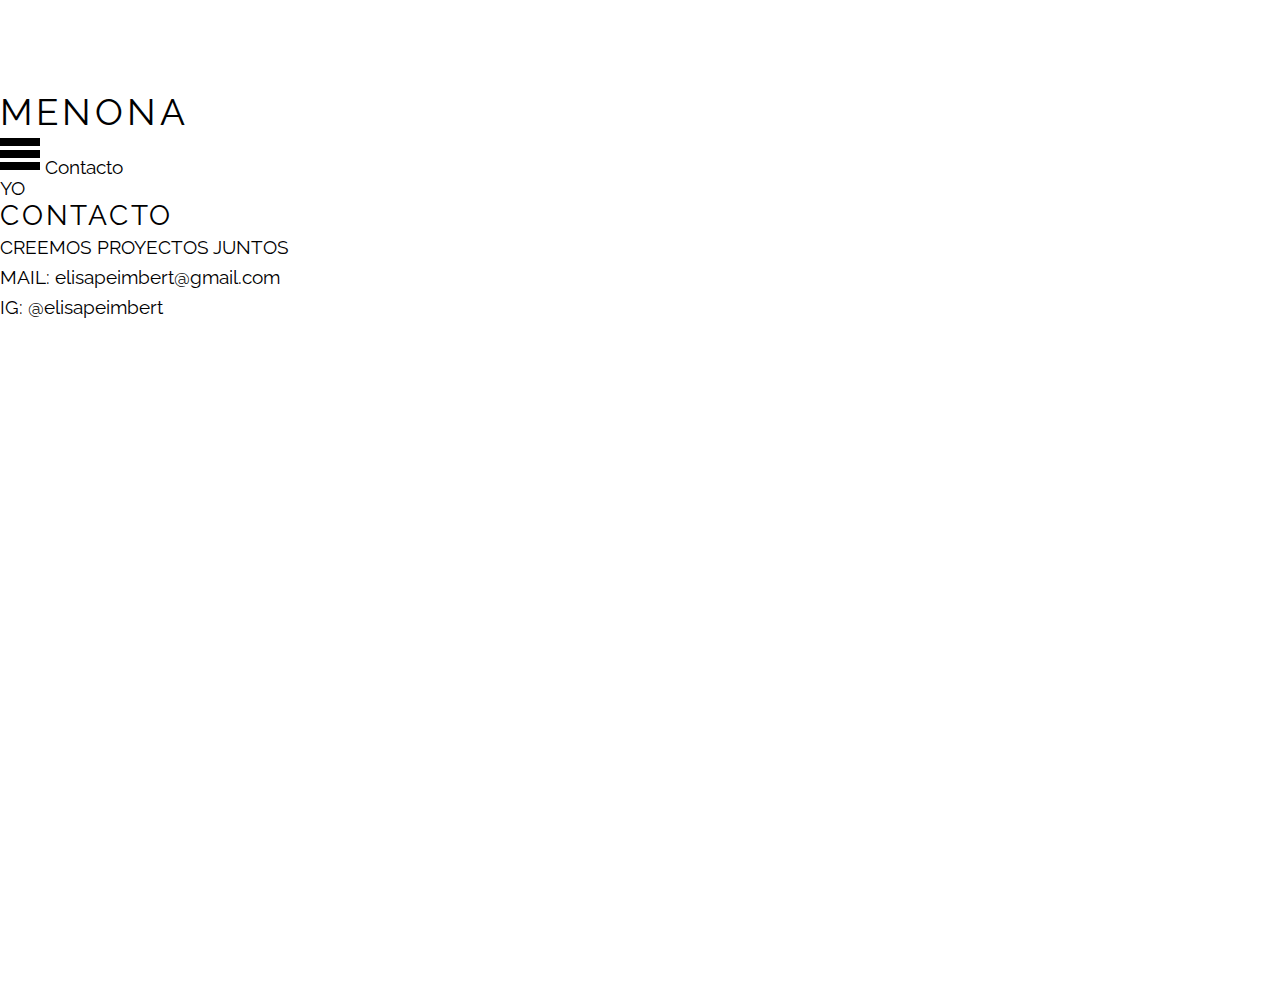
<file: contacto.html>
<!DOCTYPE html>
<html lang="es-MX">
  <head>
    <meta charset="UTF-8" />
    <meta name="viewport" content="width=device-width, initial-scale=1.0" />
    <meta http-equiv="X-UA-Compatible" content="ie=edge" />
    <link
      href="https://fonts.googleapis.com/css?family=Raleway&display=swap"
      rel="stylesheet"
    />
    <link rel="stylesheet" href="css/style.css" />
    <title>MENONA</title>
  </head>
  <body class="site-container contacto">
    <header role="banner">
      <h1 class="site-name">Menona</h1>
    </header>

    <svg class="hamburguesa" viewBox="0 0 100 80" width="40" height="40">
      <rect width="100" height="20"></rect>
      <rect y="30" width="100" height="20"></rect>
      <rect y="60" width="100" height="20"></rect>
    </svg>


          <a href="/contacto.html">
            Contacto
          </a>
        </li>
        <li>
          <a href="/contacto.html">
            YO
          </a>
        </li>
      </ul>
    </nav>
    <div class="contacto-container">
      <div class="contacto-intro">
        <h2>CONTACTO</h2>
        <p>CREEMOS PROYECTOS JUNTOS</p>
      </div>
      <div class="contactoinfo">
        <p>
          MAIL:
          <a href="mailto:elisapeimbert@gmail.com">elisapeimbert@gmail.com</a>
        </p>
        <p>
          IG:
          <a href="https://www.instagram.com/elisapeimbert">@elisapeimbert</a>
        </p>
      </div>
    </div>
  </body>
</html>
</file>
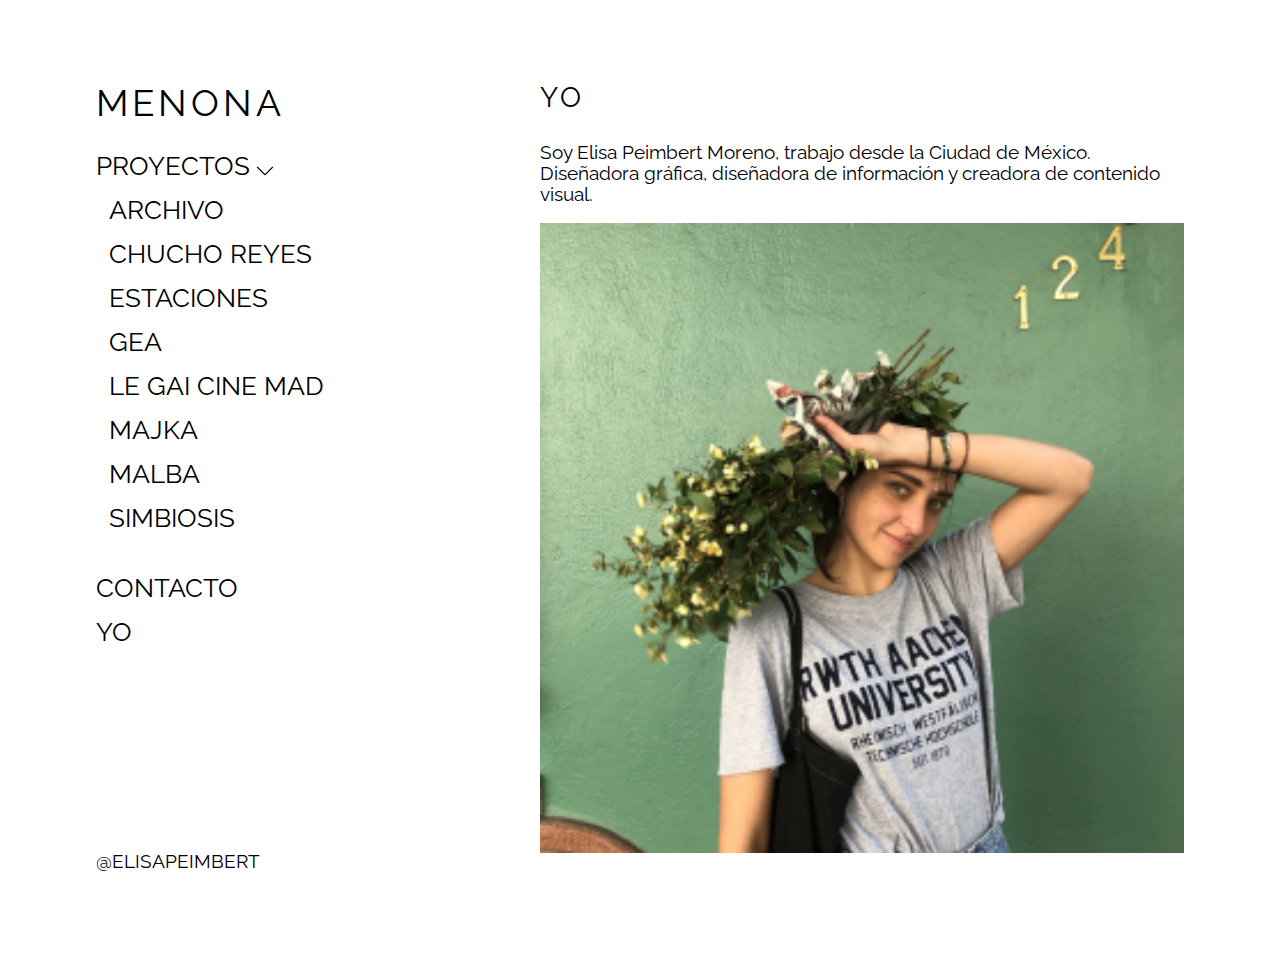
<file: yo.html>
<!DOCTYPE html>
<html lang="es-MX">

<head>
  <meta charset="UTF-8" />
  <meta name="viewport" content="width=device-width, initial-scale=1.0" />
  <meta http-equiv="X-UA-Compatible" content="ie=edge" />
  <link href="https://fonts.googleapis.com/css?family=Raleway&display=swap" rel="stylesheet" />
  <link rel="stylesheet" href="./css/style.css" />
  <title>MENONA | Yo</title>
</head>

<body class="container">
  <header class="header" role="banner">
    <h1>
      <a href="/" rel="home">Menona</a>
    </h1>
    <nav class="nav" role="navigation">
      <div class="nav-icon">
        <span></span>
        <span></span>
        <span></span>
      </div>
      <ul class="menu" hidden>
        <li>
          <a class="link" href="#">
            Proyectos
          </a>
          <ul class="submenu">
            <li>
              <a href="/proyectos/archivo.html">
                ARCHIVO
              </a>
            </li>
            <li>
              <a href="/proyectos/chucho-reyes.html">
                CHUCHO REYES
              </a>
            </li>
            <li>
              <a href="/proyectos/estaciones.html">
                ESTACIONES
              </a>
            </li>
            <li>
              <a href="/proyectos/gea.html">
                GEA
              </a>
            </li>
            <li>
              <a href="/proyectos/les-gai-cinemad.html">
                LE GAI CINE MAD
              </a>
            </li>
            <li>
              <a href="/proyectos/majka.html">
                MAJKA
              </a>
            </li>
            <li>
              <a href="/proyectos/malba.html">
                MALBA
              </a>
            </li>
            <li>
              <a href="/proyectos/simbiosis.html">
                SIMBIOSIS
              </a>
            </li>
          </ul>
        </li>
        <li>
          <a href="contacto.html">
            Contacto
          </a>
        </li>
        <li>
          <a href="yo.html">
            Yo
          </a>
        </li>
      </ul>
      </div>
    </nav>
  </header>
  <main>
    <h2>Yo</h2>
    <p>
      Soy Elisa Peimbert Moreno, trabajo desde la Ciudad de México. Diseñadora
      gráfica, diseñadora de información y creadora de contenido
      visual.
    </p>
    <img class="yo" src="./assets/images/yo.jpg" alt="yo" />
  </main>
  <footer class="footer">
    <a href="http://instagram.com/elisapeimbert" target="_blank">@ELISAPEIMBERT</a>
  </footer>
  <script src="./js/main.js"></script>
</body>

</html>
</file>
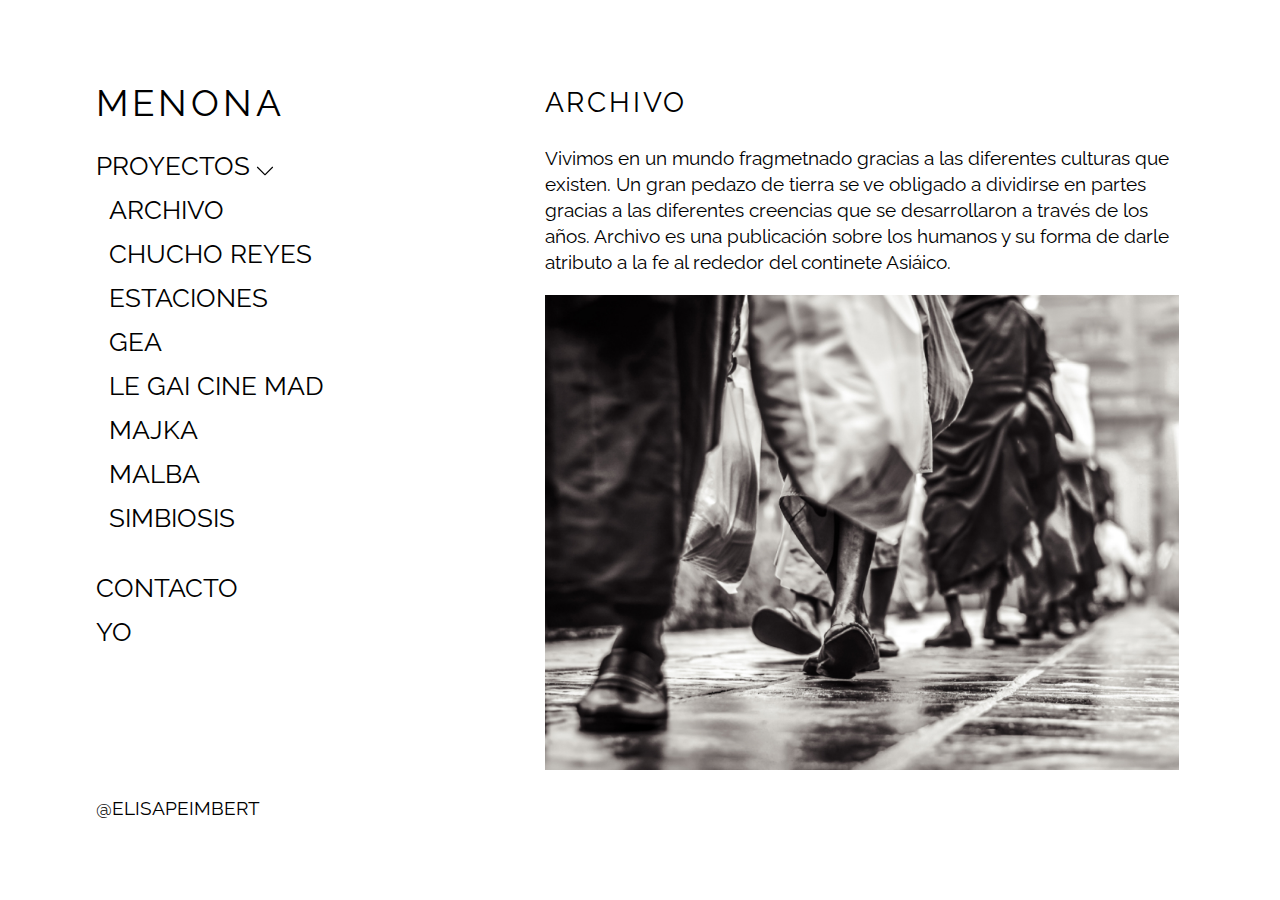
<file: proyectos/archivo.html>
<!DOCTYPE html>
<html lang="es-MX">

<head>
  <meta charset="UTF-8" />
  <meta name="viewport" content="width=device-width, initial-scale=1.0" />
  <meta http-equiv="X-UA-Compatible" content="ie=edge" />
  <link href="https://fonts.googleapis.com/css?family=Raleway&display=swap" rel="stylesheet" />
  <link rel="stylesheet" href="../css/style.css" />
  <title>MENONA | Archivo</title>
</head>

<body class="container">
  <header class="header" role="banner">
    <h1>
      <a href="/" rel="home">Menona</a>
    </h1>
    <nav class="nav" role="navigation">
      <div class="nav-icon">
        <span></span>
        <span></span>
        <span></span>
      </div>
      <ul class="menu" hidden>
        <li>
          <a class="link" href="#">
            Proyectos
          </a>
          <ul class="submenu">
            <li>
              <a href="archivo.html">
                ARCHIVO
              </a>
            </li>
            <li>
              <a href="chucho-reyes.html">
                CHUCHO REYES
              </a>
            </li>
            <li>
              <a href="estaciones.html">
                ESTACIONES
              </a>
            </li>
            <li>
              <a href="gea.html">
                GEA
              </a>
            </li>
            <li>
              <a href="les-gai-cinemad.html">
                LE GAI CINE MAD
              </a>
            </li>
            <li>
              <a href="majka.html">
                MAJKA
              </a>
            </li>
            <li>
              <a href="malba.html">
                MALBA
              </a>
            </li>
            <li>
              <a href="simbiosis.html">
                SIMBIOSIS
              </a>
            </li>
          </ul>
        </li>
        <li>
          <a href="../contacto.html">
            Contacto
          </a>
        </li>
        <li>
          <a href="../yo.html">
            Yo
          </a>
        </li>
      </ul>
      </div>
    </nav>
  </header>
  <main class="proyecto">
    <h2 class="titulo">Archivo</h2>
    <p class="descripcion">
      Vivimos en un mundo fragmetnado gracias a las diferentes culturas que existen. 
      Un gran pedazo de tierra se ve obligado a dividirse en partes gracias 
      a las diferentes creencias que se desarrollaron a través de los años.
      Archivo es una publicación sobre los humanos y su forma de darle atributo a la fe 
      al rededor del continete Asiáico. 
    </p>
    <img class="imagen" src="../assets/images/pies.jpg" alt="imagen" />
  </main>
  <footer class="footer">
    <a href="http://instagram.com/elisapeimbert" target="_blank">@ELISAPEIMBERT</a>
  </footer>
  <script src="../js/main.js"></script>
</body>

</html>
</file>
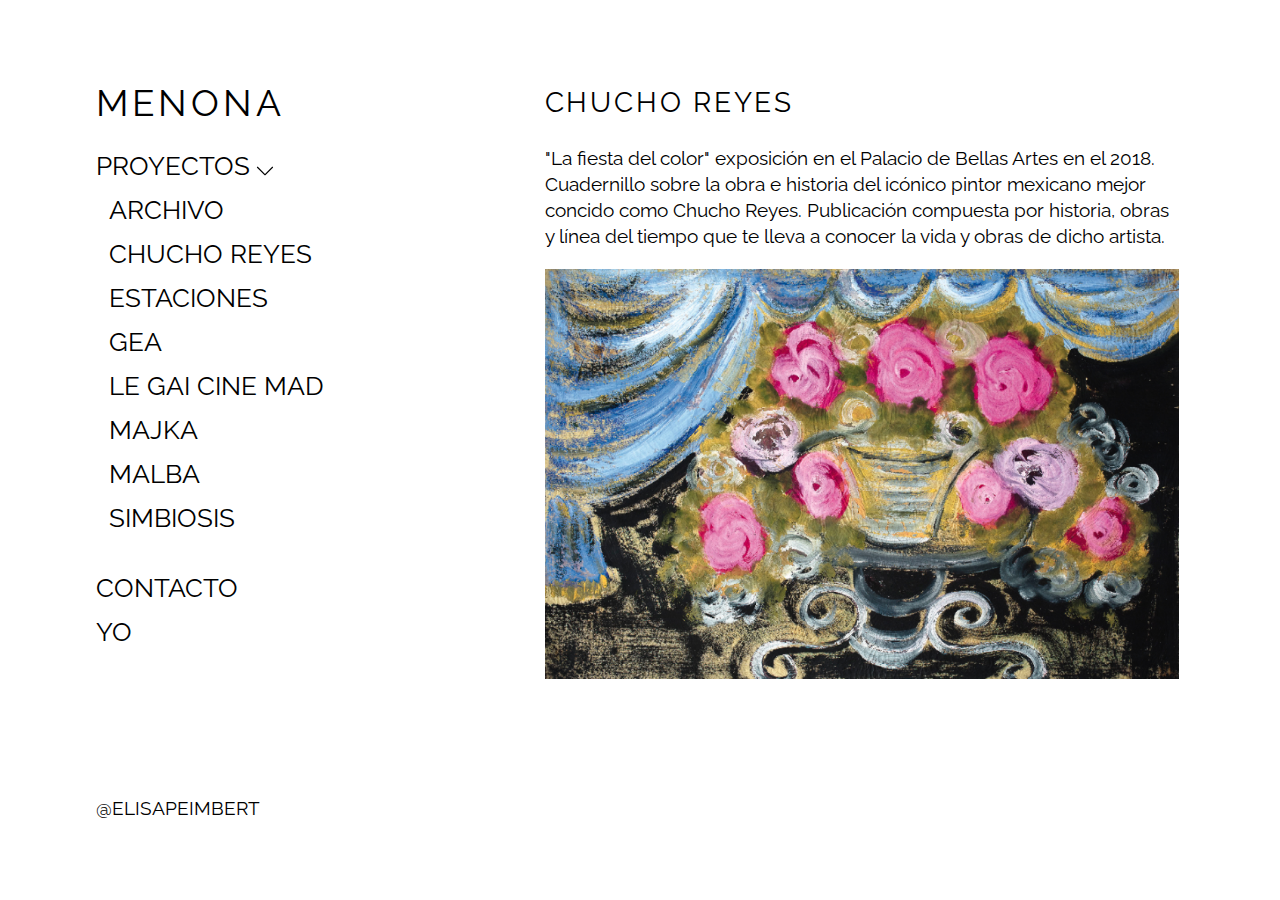
<file: proyectos/chucho-reyes.html>
<!DOCTYPE html>
<html lang="es-MX">

<head>
  <meta charset="UTF-8" />
  <meta name="viewport" content="width=device-width, initial-scale=1.0" />
  <meta http-equiv="X-UA-Compatible" content="ie=edge" />
  <link href="https://fonts.googleapis.com/css?family=Raleway&display=swap" rel="stylesheet" />
  <link rel="stylesheet" href="../css/style.css" />
  <title>MENONA | Chucho Reyes</title>
</head>

<body class="container">
  <header class="header" role="banner">
    <h1>
      <a href="/" rel="home">Menona</a>
    </h1>
    <nav class="nav" role="navigation">
      <div class="nav-icon">
        <span></span>
        <span></span>
        <span></span>
      </div>
      <ul class="menu" hidden>
        <li>
          <a class="link" href="#">
            Proyectos
          </a>
          <ul class="submenu">
            <li>
              <a href="archivo.html">
                ARCHIVO
              </a>
            </li>
            <li>
              <a href="chucho-reyes.html">
                CHUCHO REYES
              </a>
            </li>
            <li>
              <a href="estaciones.html">
                ESTACIONES
              </a>
            </li>
            <li>
              <a href="gea.html">
                GEA
              </a>
            </li>
            <li>
              <a href="les-gai-cinemad.html">
                LE GAI CINE MAD
              </a>
            </li>
            <li>
              <a href="majka.html">
                MAJKA
              </a>
            </li>
            <li>
              <a href="malba.html">
                MALBA
              </a>
            </li>
            <li>
              <a href="simbiosis.html">
                SIMBIOSIS
              </a>
            </li>
          </ul>
        </li>
        <li>
          <a href="../contacto.html">
            Contacto
          </a>
        </li>
        <li>
          <a href="../yo.html">
            Yo
          </a>
        </li>
      </ul>
      </div>
    </nav>
  </header>
  <main class="proyecto">
    <h2 class="titulo">Chucho Reyes</h2>
    <p class="descripcion">
      "La fiesta del color" exposición en el Palacio de Bellas Artes en el 2018.
      Cuadernillo sobre la obra e historia del icónico pintor mexicano mejor concido como Chucho Reyes.
      Publicación compuesta por historia, obras y línea del tiempo que te lleva a conocer la vida
      y obras de dicho artista. 
    </p>
    <img class="imagen" src="../assets/images/chucho.jpg" alt="imagen" />
  </main>
  <footer class="footer">
    <a href="http://instagram.com/elisapeimbert" target="_blank">@ELISAPEIMBERT</a>
  </footer>
  <script src="../js/main.js"></script>
</body>

</html>
</file>
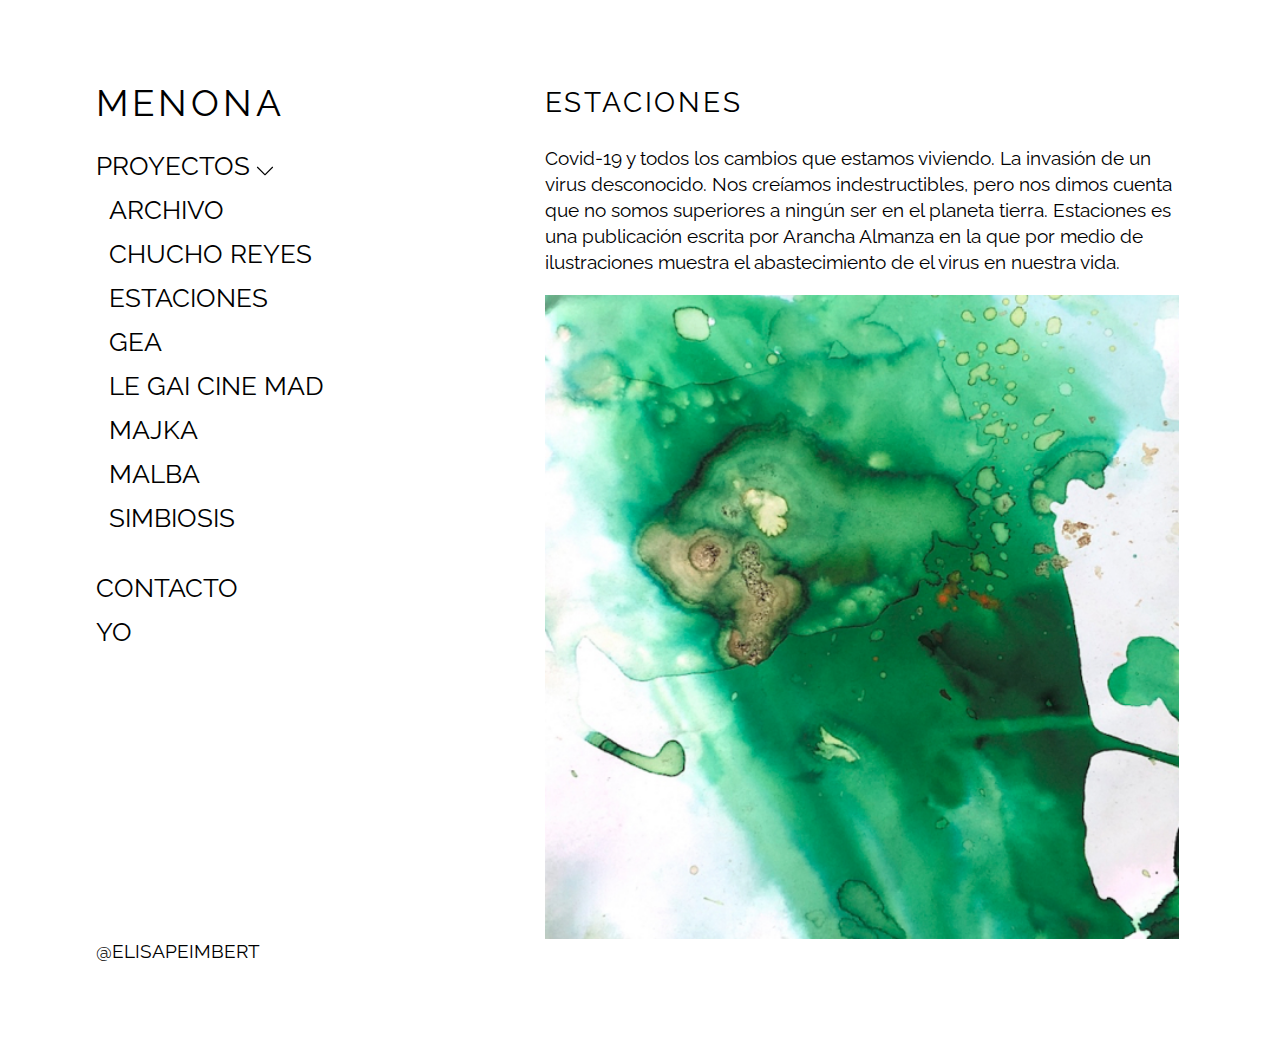
<file: proyectos/estaciones.html>
<!DOCTYPE html>
<html lang="es-MX">

<head>
  <meta charset="UTF-8" />
  <meta name="viewport" content="width=device-width, initial-scale=1.0" />
  <meta http-equiv="X-UA-Compatible" content="ie=edge" />
  <link href="https://fonts.googleapis.com/css?family=Raleway&display=swap" rel="stylesheet" />
  <link rel="stylesheet" href="../css/style.css" />
  <title>MENONA | Estaciones</title>
</head>

<body class="container">
  <header class="header" role="banner">
    <h1>
      <a href="/" rel="home">Menona</a>
    </h1>
    <nav class="nav" role="navigation">
      <div class="nav-icon">
        <span></span>
        <span></span>
        <span></span>
      </div>
      <ul class="menu" hidden>
        <li>
          <a class="link" href="#">
            Proyectos
          </a>
          <ul class="submenu">
            <li>
              <a href="archivo.html">
                ARCHIVO
              </a>
            </li>
            <li>
              <a href="chucho-reyes.html">
                CHUCHO REYES
              </a>
            </li>
            <li>
              <a href="estaciones.html">
                ESTACIONES
              </a>
            </li>
            <li>
              <a href="gea.html">
                GEA
              </a>
            </li>
            <li>
              <a href="les-gai-cinemad.html">
                LE GAI CINE MAD
              </a>
            </li>
            <li>
              <a href="majka.html">
                MAJKA
              </a>
            </li>
            <li>
              <a href="malba.html">
                MALBA
              </a>
            </li>
            <li>
              <a href="simbiosis.html">
                SIMBIOSIS
              </a>
            </li>
          </ul>
        </li>
        <li>
          <a href="../contacto.html">
            Contacto
          </a>
        </li>
        <li>
          <a href="../yo.html">
            Yo
          </a>
        </li>
      </ul>
      </div>
    </nav>
  </header>
  <main class="proyecto">
    <h2 class="titulo">Estaciones</h2>
    <p class="descripcion">
      Covid-19 y todos los cambios que estamos viviendo. La invasión de un virus desconocido.
      Nos creíamos indestructibles, pero nos dimos cuenta que no somos superiores a ningún 
      ser en el planeta tierra. 
      Estaciones es una publicación escrita por Arancha Almanza en la que por medio de 
      ilustraciones muestra el abastecimiento de el virus en nuestra vida. 
    </p>
    <img class="imagen" src="../assets/images/covid.jpg" alt="imagen" />
  </main>
  <footer class="footer">
    <a href="http://instagram.com/elisapeimbert" target="_blank">@ELISAPEIMBERT</a>
  </footer>
  <script src="../js/main.js"></script>
</body>

</html>
</file>
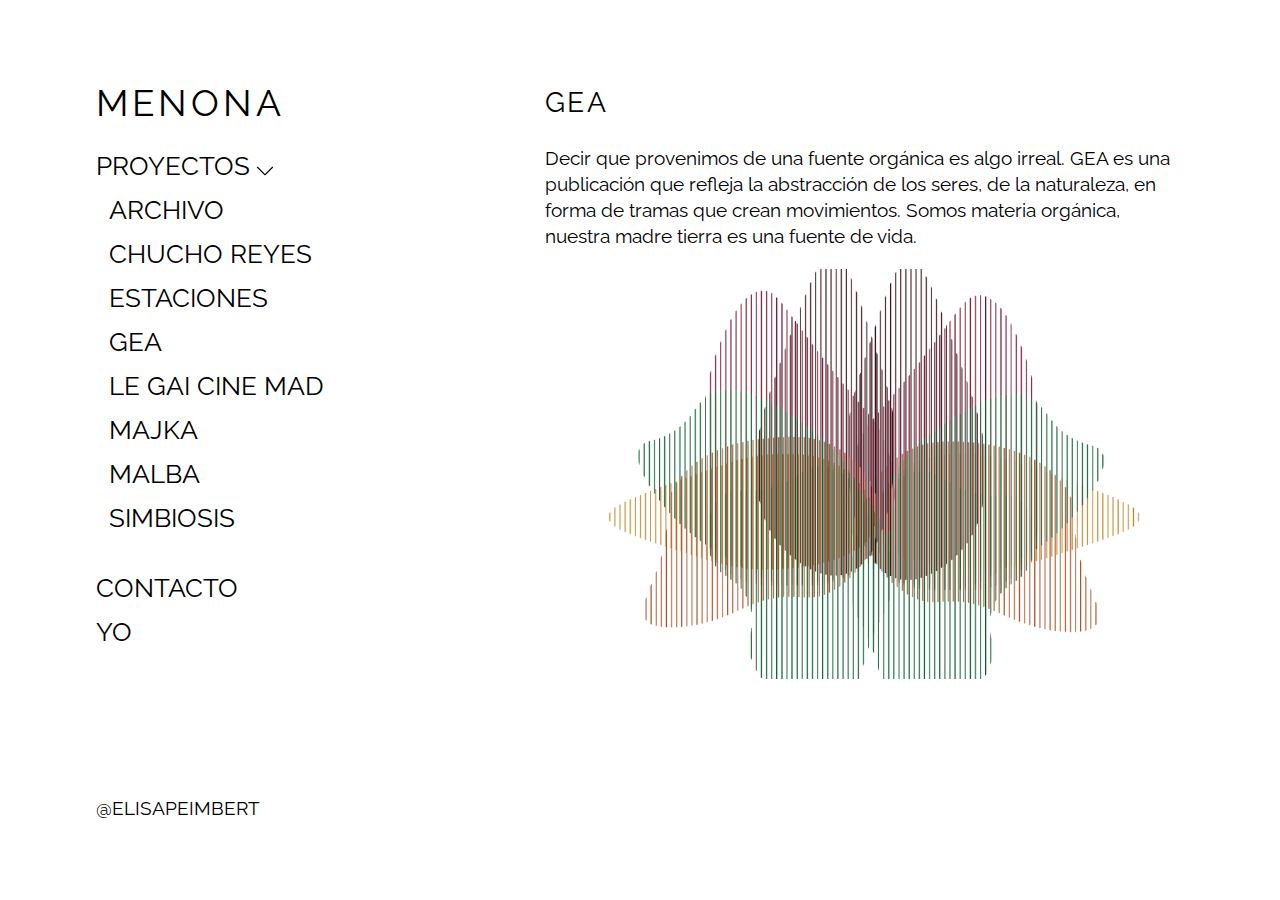
<file: proyectos/gea.html>
<!DOCTYPE html>
<html lang="es-MX">

<head>
  <meta charset="UTF-8" />
  <meta name="viewport" content="width=device-width, initial-scale=1.0" />
  <meta http-equiv="X-UA-Compatible" content="ie=edge" />
  <link href="https://fonts.googleapis.com/css?family=Raleway&display=swap" rel="stylesheet" />
  <link rel="stylesheet" href="../css/style.css" />
  <title>MENONA | GEA</title>
</head>

<body class="container">
  <header class="header" role="banner">
    <h1>
      <a href="/" rel="home">Menona</a>
    </h1>
    <nav class="nav" role="navigation">
      <div class="nav-icon">
        <span></span>
        <span></span>
        <span></span>
      </div>
      <ul class="menu" hidden>
        <li>
          <a class="link" href="#">
            Proyectos
          </a>
          <ul class="submenu">
            <li>
              <a href="archivo.html">
                ARCHIVO
              </a>
            </li>
            <li>
              <a href="chucho-reyes.html">
                CHUCHO REYES
              </a>
            </li>
            <li>
              <a href="estaciones.html">
                ESTACIONES
              </a>
            </li>
            <li>
              <a href="gea.html">
                GEA
              </a>
            </li>
            <li>
              <a href="les-gai-cinemad.html">
                LE GAI CINE MAD
              </a>
            </li>
            <li>
              <a href="majka.html">
                MAJKA
              </a>
            </li>
            <li>
              <a href="malba.html">
                MALBA
              </a>
            </li>
            <li>
              <a href="simbiosis.html">
                SIMBIOSIS
              </a>
            </li>
          </ul>
        </li>
        <li>
          <a href="../contacto.html">
            Contacto
          </a>
        </li>
        <li>
          <a href="../yo.html">
            Yo
          </a>
        </li>
      </ul>
      </div>
    </nav>
  </header>
  <main class="proyecto">
    <h2 class="titulo">Gea</h2>
    <p class="descripcion">
      Decir que provenimos de una fuente orgánica es algo irreal. GEA es una publicación 
      que refleja la abstracción de los seres, de la naturaleza, en forma de tramas 
      que crean movimientos. 
      Somos materia orgánica, nuestra madre tierra es una fuente de vida.
    </p>
    <img class="imagen" src="../assets/images/1.jpg" alt="imagen" />
  </main>
  <footer class="footer">
    <a href="http://instagram.com/elisapeimbert" target="_blank">@ELISAPEIMBERT</a>
  </footer>
  <script src="../js/main.js"></script>
</body>

</html>
</file>
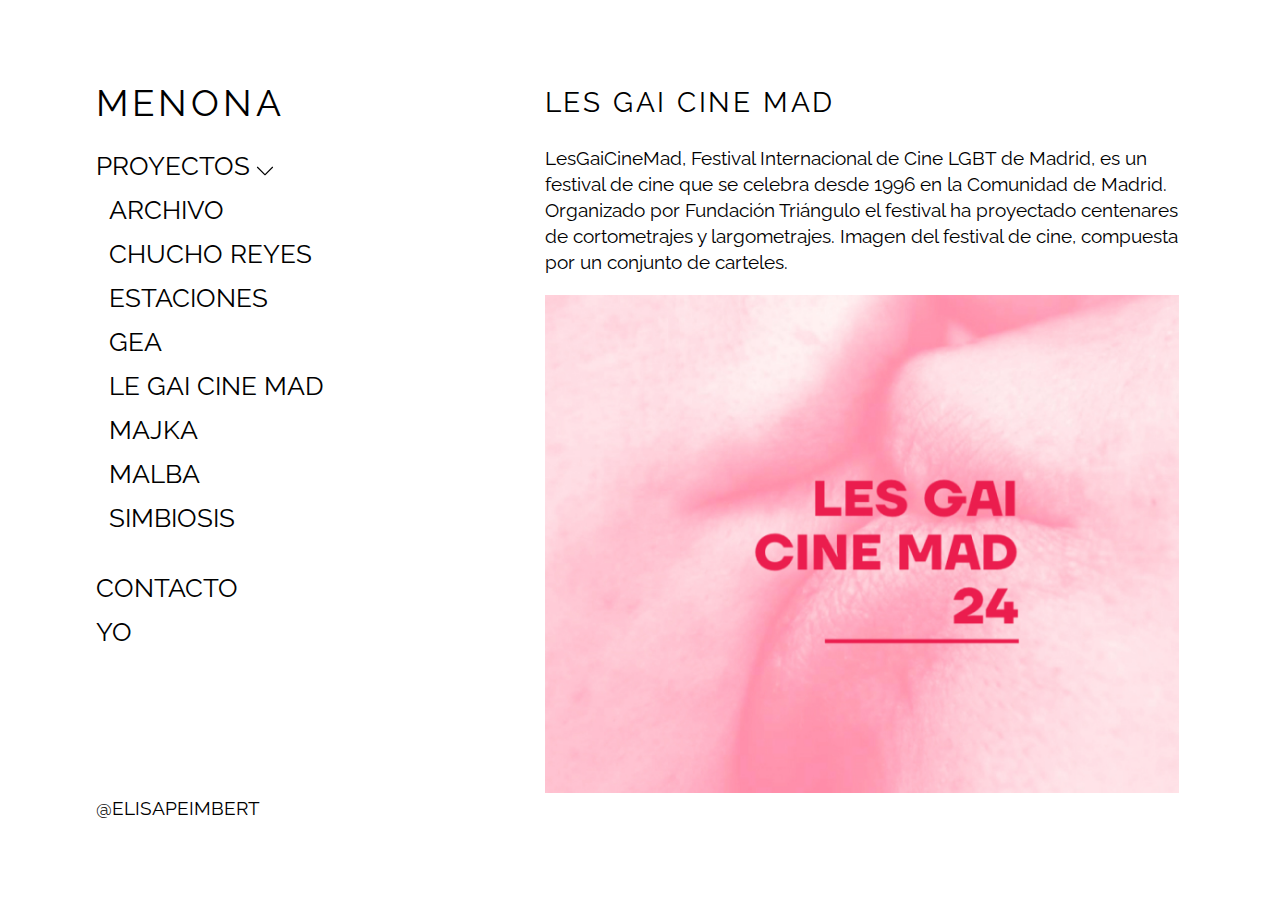
<file: proyectos/les-gai-cinemad.html>
<!DOCTYPE html>
<html lang="es-MX">

<head>
  <meta charset="UTF-8" />
  <meta name="viewport" content="width=device-width, initial-scale=1.0" />
  <meta http-equiv="X-UA-Compatible" content="ie=edge" />
  <link href="https://fonts.googleapis.com/css?family=Raleway&display=swap" rel="stylesheet" />
  <link rel="stylesheet" href="../css/style.css" />
  <title>MENONA | Les Gai Cine Mad</title>
</head>

<body class="container">
  <header class="header" role="banner">
    <h1>
      <a href="/" rel="home">Menona</a>
    </h1>
    <nav class="nav" role="navigation">
      <div class="nav-icon">
        <span></span>
        <span></span>
        <span></span>
      </div>
      <ul class="menu" hidden>
        <li>
          <a class="link" href="#">
            Proyectos
          </a>
          <ul class="submenu">
            <li>
              <a href="archivo.html">
                ARCHIVO
              </a>
            </li>
            <li>
              <a href="chucho-reyes.html">
                CHUCHO REYES
              </a>
            </li>
            <li>
              <a href="estaciones.html">
                ESTACIONES
              </a>
            </li>
            <li>
              <a href="gea.html">
                GEA
              </a>
            </li>
            <li>
              <a href="les-gai-cinemad.html">
                LE GAI CINE MAD
              </a>
            </li>
            <li>
              <a href="majka.html">
                MAJKA
              </a>
            </li>
            <li>
              <a href="malba.html">
                MALBA
              </a>
            </li>
            <li>
              <a href="simbiosis.html">
                SIMBIOSIS
              </a>
            </li>
          </ul>
        </li>
        <li>
          <a href="../contacto.html">
            Contacto
          </a>
        </li>
        <li>
          <a href="../yo.html">
            Yo
          </a>
        </li>
      </ul>
      </div>
    </nav>
  </header>
  <main class="proyecto">
    <h2 class="titulo">Les Gai Cine Mad</h2>
    <p class="descripcion">
      LesGaiCineMad, Festival Internacional de Cine LGBT de Madrid, es un festival de cine 
      que se celebra desde 1996 en la Comunidad de Madrid.​ Organizado por Fundación Triángulo el festival 
      ha proyectado centenares de cortometrajes y largometrajes.
      Imagen del festival de cine, compuesta por un conjunto de carteles.
    </p>
    <img class="imagen" src="../assets/images/lesgai.jpg" alt="imagen" />
  </main>
  <footer class="footer">
    <a href="http://instagram.com/elisapeimbert" target="_blank">@ELISAPEIMBERT</a>
  </footer>
  <script src="../js/main.js"></script>
</body>

</html>
</file>
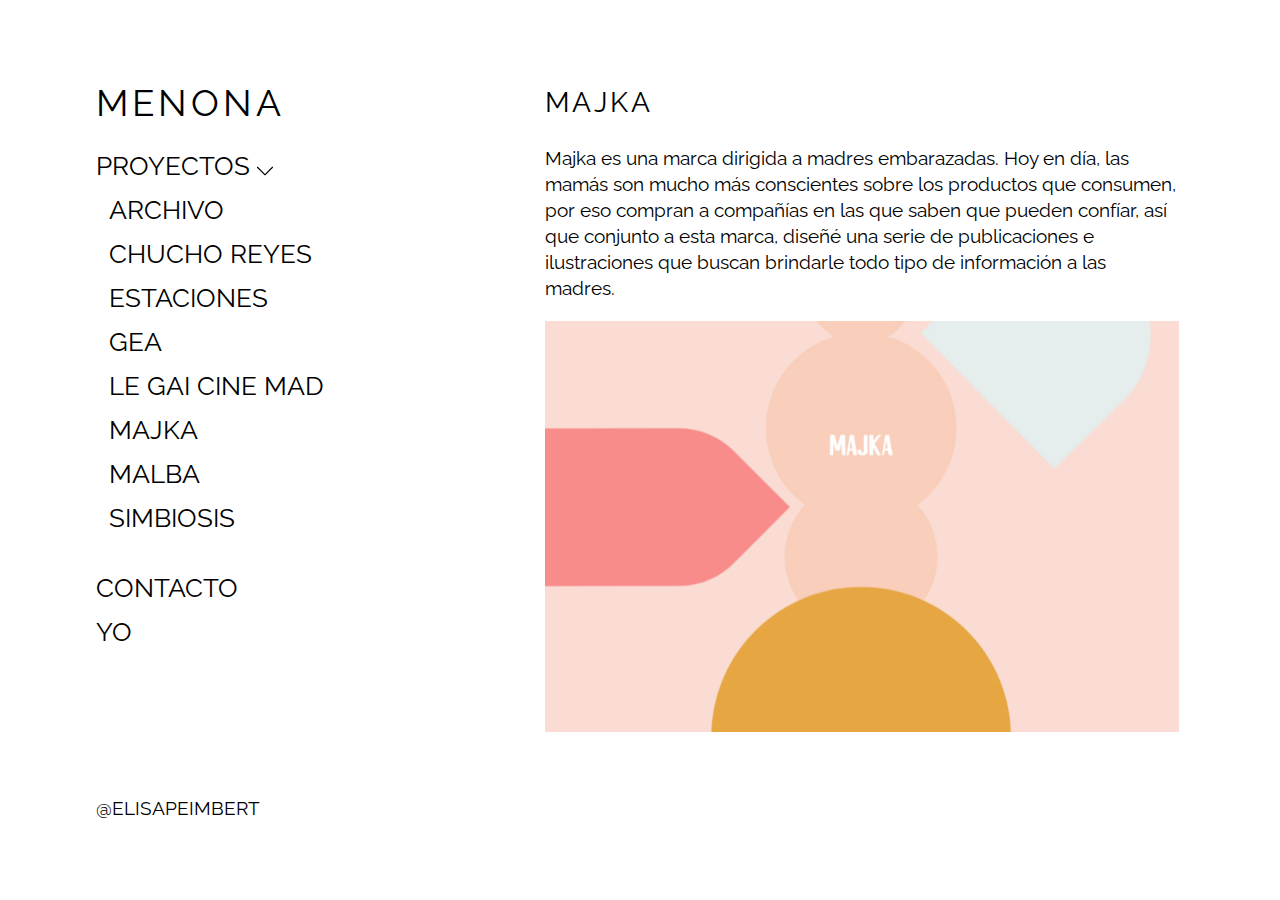
<file: proyectos/majka.html>
<!DOCTYPE html>
<html lang="es-MX">

<head>
  <meta charset="UTF-8" />
  <meta name="viewport" content="width=device-width, initial-scale=1.0" />
  <meta http-equiv="X-UA-Compatible" content="ie=edge" />
  <link href="https://fonts.googleapis.com/css?family=Raleway&display=swap" rel="stylesheet" />
  <link rel="stylesheet" href="../css/style.css" />
  <title>MENONA | Majka</title>
</head>

<body class="container">
  <header class="header" role="banner">
    <h1>
      <a href="/" rel="home">Menona</a>
    </h1>
    <nav class="nav" role="navigation">
      <div class="nav-icon">
        <span></span>
        <span></span>
        <span></span>
      </div>
      <ul class="menu" hidden>
        <li>
          <a class="link" href="#">
            Proyectos
          </a>
          <ul class="submenu">
            <li>
              <a href="archivo.html">
                ARCHIVO
              </a>
            </li>
            <li>
              <a href="chucho-reyes.html">
                CHUCHO REYES
              </a>
            </li>
            <li>
              <a href="estaciones.html">
                ESTACIONES
              </a>
            </li>
            <li>
              <a href="gea.html">
                GEA
              </a>
            </li>
            <li>
              <a href="les-gai-cinemad.html">
                LE GAI CINE MAD
              </a>
            </li>
            <li>
              <a href="majka.html">
                MAJKA
              </a>
            </li>
            <li>
              <a href="malba.html">
                MALBA
              </a>
            </li>
            <li>
              <a href="simbiosis.html">
                SIMBIOSIS
              </a>
            </li>
          </ul>
        </li>
        <li>
          <a href="../contacto.html">
            Contacto
          </a>
        </li>
        <li>
          <a href="../yo.html">
            Yo
          </a>
        </li>
      </ul>
      </div>
    </nav>
  </header>
  <main class="proyecto">
    <h2 class="titulo">Majka</h2>
    <p class="descripcion">
      Majka es una marca dirigida a madres embarazadas. 
      Hoy en día, las mamás son mucho más conscientes sobre los productos 
      que consumen, por eso compran a compañías en las que saben que pueden confíar, 
      así que conjunto a esta marca, diseñé una serie de publicaciones e ilustraciones 
      que buscan brindarle todo tipo de información a las madres. 
    </p>
    <img class="imagen" src="../assets/images/majka.jpg" alt="imagen" />
  </main>
  <footer class="footer">
    <a href="http://instagram.com/elisapeimbert" target="_blank">@ELISAPEIMBERT</a>
  </footer>
  <script src="../js/main.js"></script>
</body>

</html>
</file>
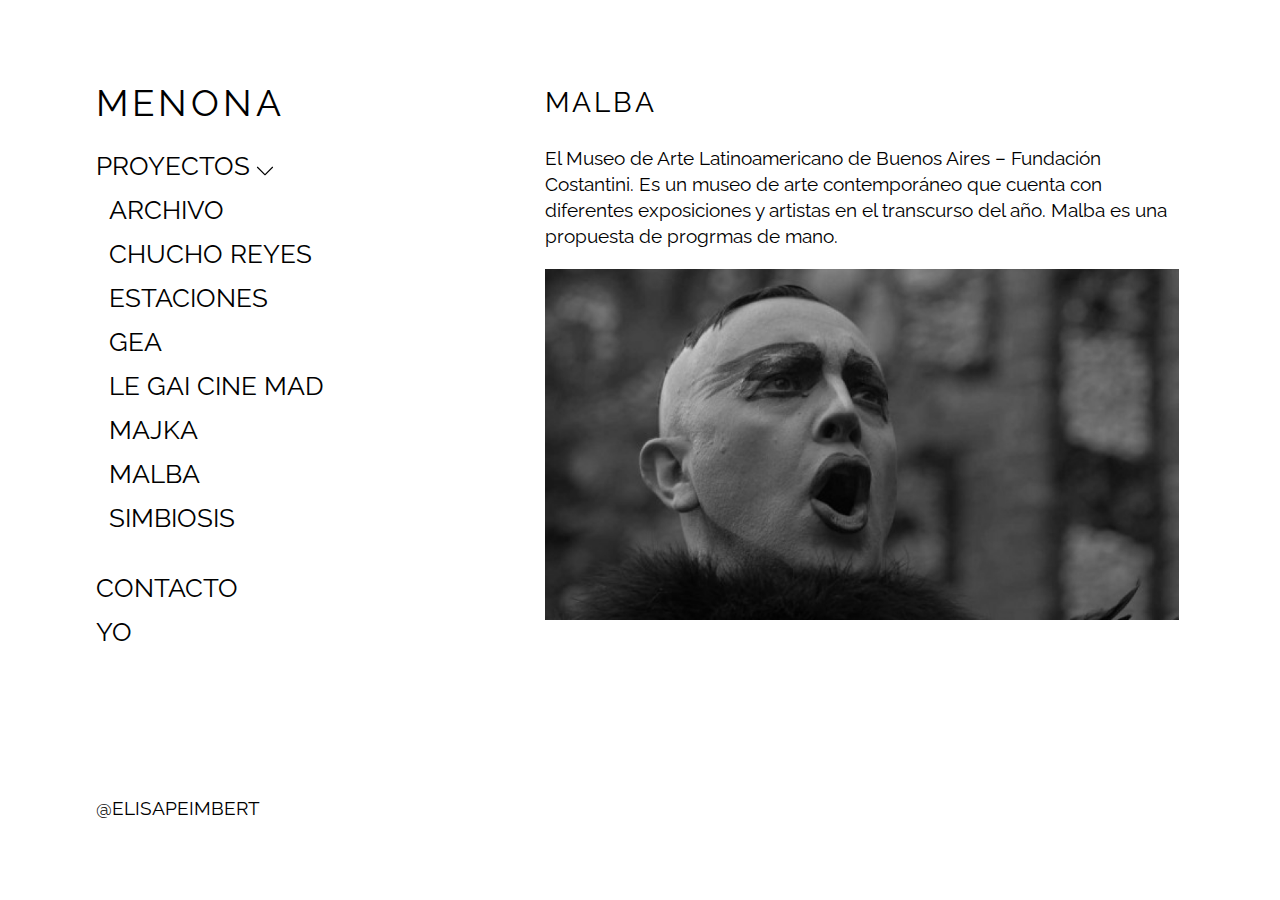
<file: proyectos/malba.html>
<!DOCTYPE html>
<html lang="es-MX">

<head>
  <meta charset="UTF-8" />
  <meta name="viewport" content="width=device-width, initial-scale=1.0" />
  <meta http-equiv="X-UA-Compatible" content="ie=edge" />
  <link href="https://fonts.googleapis.com/css?family=Raleway&display=swap" rel="stylesheet" />
  <link rel="stylesheet" href="../css/style.css" />
  <title>MENONA | Malba</title>
</head>

<body class="container">
  <header class="header" role="banner">
    <h1>
      <a href="/" rel="home">Menona</a>
    </h1>
    <nav class="nav" role="navigation">
      <div class="nav-icon">
        <span></span>
        <span></span>
        <span></span>
      </div>
      <ul class="menu" hidden>
        <li>
          <a class="link" href="#">
            Proyectos
          </a>
          <ul class="submenu">
            <li>
              <a href="archivo.html">
                ARCHIVO
              </a>
            </li>
            <li>
              <a href="chucho-reyes.html">
                CHUCHO REYES
              </a>
            </li>
            <li>
              <a href="estaciones.html">
                ESTACIONES
              </a>
            </li>
            <li>
              <a href="gea.html">
                GEA
              </a>
            </li>
            <li>
              <a href="les-gai-cinemad.html">
                LE GAI CINE MAD
              </a>
            </li>
            <li>
              <a href="majka.html">
                MAJKA
              </a>
            </li>
            <li>
              <a href="malba.html">
                MALBA
              </a>
            </li>
            <li>
              <a href="simbiosis.html">
                SIMBIOSIS
              </a>
            </li>
          </ul>
        </li>
        <li>
          <a href="../contacto.html">
            Contacto
          </a>
        </li>
        <li>
          <a href="../yo.html">
            Yo
          </a>
        </li>
      </ul>
      </div>
    </nav>
  </header>
  <main class="proyecto">
    <h2 class="titulo">Malba</h2>
    <p class="descripcion">
      El Museo de Arte Latinoamericano de Buenos Aires – Fundación Costantini. Es un museo de 
      arte contemporáneo que cuenta con diferentes exposiciones y artistas en el transcurso del año.
      Malba es una propuesta de progrmas de mano. 
    </p>
    <img class="imagen" src="../assets/images/malba.jpg" alt="imagen" />
  </main>
  <footer class="footer">
    <a href="http://instagram.com/elisapeimbert" target="_blank">@ELISAPEIMBERT</a>
  </footer>
  <script src="../js/main.js"></script>
</body>

</html>
</file>
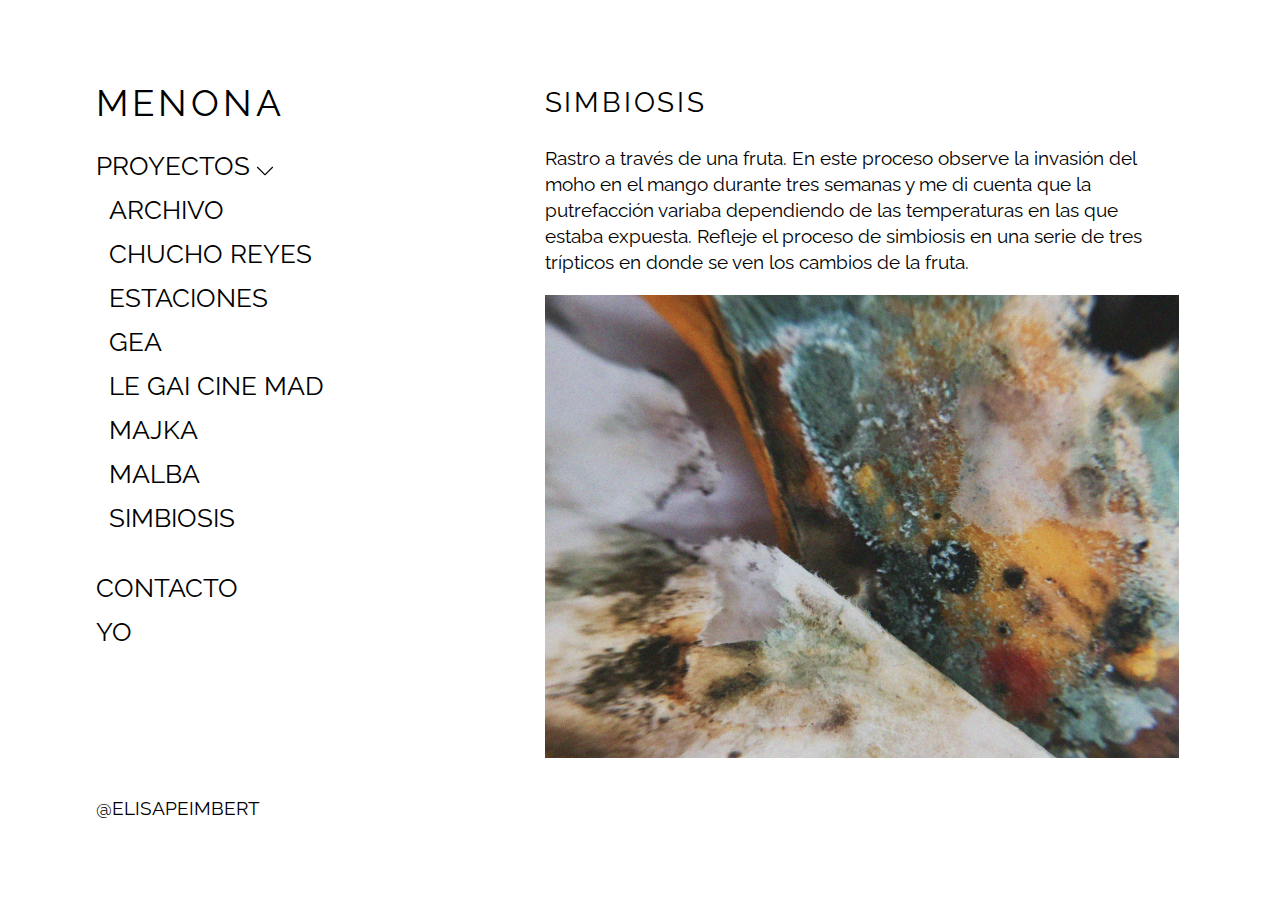
<file: proyectos/simbiosis.html>
<!DOCTYPE html>
<html lang="es-MX">

<head>
  <meta charset="UTF-8" />
  <meta name="viewport" content="width=device-width, initial-scale=1.0" />
  <meta http-equiv="X-UA-Compatible" content="ie=edge" />
  <link href="https://fonts.googleapis.com/css?family=Raleway&display=swap" rel="stylesheet" />
  <link rel="stylesheet" href="../css/style.css" />
  <title>MENONA | Simbiosis</title>
</head>

<body class="container">
  <header class="header" role="banner">
    <h1>
      <a href="/" rel="home">Menona</a>
    </h1>
    <nav class="nav" role="navigation">
      <div class="nav-icon">
        <span></span>
        <span></span>
        <span></span>
      </div>
      <ul class="menu" hidden>
        <li>
          <a class="link" href="#">
            Proyectos
          </a>
          <ul class="submenu">
            <li>
              <a href="archivo.html">
                ARCHIVO
              </a>
            </li>
            <li>
              <a href="chucho-reyes.html">
                CHUCHO REYES
              </a>
            </li>
            <li>
              <a href="estaciones.html">
                ESTACIONES
              </a>
            </li>
            <li>
              <a href="gea.html">
                GEA
              </a>
            </li>
            <li>
              <a href="les-gai-cinemad.html">
                LE GAI CINE MAD
              </a>
            </li>
            <li>
              <a href="majka.html">
                MAJKA
              </a>
            </li>
            <li>
              <a href="malba.html">
                MALBA
              </a>
            </li>
            <li>
              <a href="simbiosis.html">
                SIMBIOSIS
              </a>
            </li>
          </ul>
        </li>
        <li>
          <a href="../contacto.html">
            Contacto
          </a>
        </li>
        <li>
          <a href="../yo.html">
            Yo
          </a>
        </li>
      </ul>
      </div>
    </nav>
  </header>
  <main class="proyecto">
    <h2 class="titulo">Simbiosis</h2>
    <p class="descripcion">
      Rastro a través de una fruta. En este proceso observe la invasión del moho en el mango durante 
      tres semanas y me di cuenta que la putrefacción variaba dependiendo de las 
      temperaturas en las que estaba expuesta. 
      Refleje el proceso de simbiosis en una serie de tres trípticos en donde se ven los cambios
  de la fruta. 
    </p>
    <img class="imagen" src="../assets/images/mango_2.jpg" alt="imagen" />
  </main>
  <footer class="footer">
    <a href="http://instagram.com/elisapeimbert" target="_blank">@ELISAPEIMBERT</a>
  </footer>
  <script src="../js/main.js"></script>
</body>

</html>
</file>
<file: css/style.css>
/****************************************
*    Variables
*****************************************/
:root {
  --white: #ffffff;
  --black: #000000;
  --hover: #551a8b;
  --font-family: "Raleway", sans-serif;
}

/****************************************
*    Base
*****************************************/
html {
  box-sizing: border-box;
}
*,
::after,
::before {
  box-sizing: inherit;
}

body {
  color: var(--black);
  background: var(--white);
  font-size: 100%;
  font-size: calc(16px + (19 - 16) * ((100vw - 640px) / (1400 - 640)));
  font-family: var(--font-family);
  min-height: 100vh;
}

body,
h1,
h2,
h3,
li,
p,
ul {
  margin: 0;
  padding: 0;
}

h1,
h2,
h3 {
  font-weight: 400;
  text-transform: uppercase;
  letter-spacing: 0.1em;
}

ul {
  list-style: none;
}

a {
  color: var(--black);
  text-decoration: none;
  cursor: pointer;
}

a:hover {
  color: var(--hover);
}

img {
  display: block;
  width: 100%;
}

button {
  all: unset;
}

[hidden] {
  display: none;
}

/****************************************
*   Common
*****************************************/
/* Layout */
.container {
  width: 100%;
  height: 100%;
  max-width: 85vw;
  margin: 0 auto;
}

/* Header */
.header {
  margin: 1em 0;
}

.nav {
  position: relative;
}

.nav-icon {
  width: 60px;
  height: 45px;
  position: relative;
  margin: 1em 0;
  transform: rotate(0deg);
  cursor: pointer;
}

.nav-icon span {
  display: block;
  position: absolute;
  height: 8px;
  width: 100%;
  background: #000;
  border-radius: 8px;
  opacity: 1;
  left: 0;
  transform: rotate(0deg);
  transition: 0.25s ease-in-out;
}

.nav-icon span:nth-child(1) {
  top: 0px;
}

.nav-icon span:nth-child(2) {
  top: 16px;
}

.nav-icon span:nth-child(3) {
  top: 32px;
}

.nav-icon.open span:nth-child(1) {
  top: 16px;
  transform: rotate(135deg);
}

.nav-icon.open span:nth-child(2) {
  opacity: 0;
  left: -60px;
}

.nav-icon.open span:nth-child(3) {
  top: 16px;
  transform: rotate(-135deg);
}

.menu {
  position: relative;
  font-size: 1.4em;
  text-transform: uppercase;
  line-height: 1.7;
}

.link.active,
.menu a:hover,
.menu a:hover::after {
  color: var(--black);
  opacity: 0.7;
}

.link::after {
  content: url(../assets/images/arrow.svg);
  position: absolute;
  transform: translate(6px, 5px);
  transition: transform 0.5s ease-in-out;
}

.submenu {
  padding-left: 0.5em;
  margin-bottom: 1em;
}

.submenu li {
  line-height: 1.7;
}

/* Footer */
.footer {
  margin: 2em 0;
}

/* Desktop */
@media screen and (min-width: 40em) {
  .container {
    display: grid;
    grid-template-columns: 380px 1fr;
    grid-template-rows: 9vh 1fr 9vh;
    grid-column-gap: 5vw;
    width: min(1400px, 90vw);
  }

  .header {
    grid-column: 1 / 2;
    grid-row: 2 / 3;
    margin: 0 auto 0 0;
  }

  .header h1 {
    margin-bottom: 0.5em;
  }

  main {
    grid-column: 2 / 3;
    grid-row: 2 / 3;
  }

  .footer {
    grid-column: 1 / 2;
    grid-row: 2 / 3;
    align-self: end;
    margin: 0;
  }

  .nav-icon {
    display: none;
  }

  .menu {
    display: block;
    visibility: visible;
  }
}

/****************************************
*   Inicio
*****************************************/
.home {
  background: url(../assets/images/covid.jpg);
  background-repeat: no-repeat;
  min-height: 70vh;
}

/* https://css-tricks.com/almanac/properties/o/object-fit */
.home img {
  object-fit: cover;
}

/* Desktop */
@media screen and (min-width: 40em) {
  .home img {
    height: 100%;
    object-fit: contain;
  }
}

/****************************************
*   Interiores
*****************************************/
main > * {
  margin-bottom: 1em;
}

/****************************************
*   Contacto
*****************************************/
.contacto {
  margin-top: 10vh;
}

.contacto h3 {
  margin-bottom: 5vh;
}

.contacto p {
  padding: 0.25em 0;
}

/****************************************
*   Proyecto
*****************************************/
.proyecto {
  margin: 0.25em;
}

.descripcion {
  line-height: 1.4;
}
</file>
